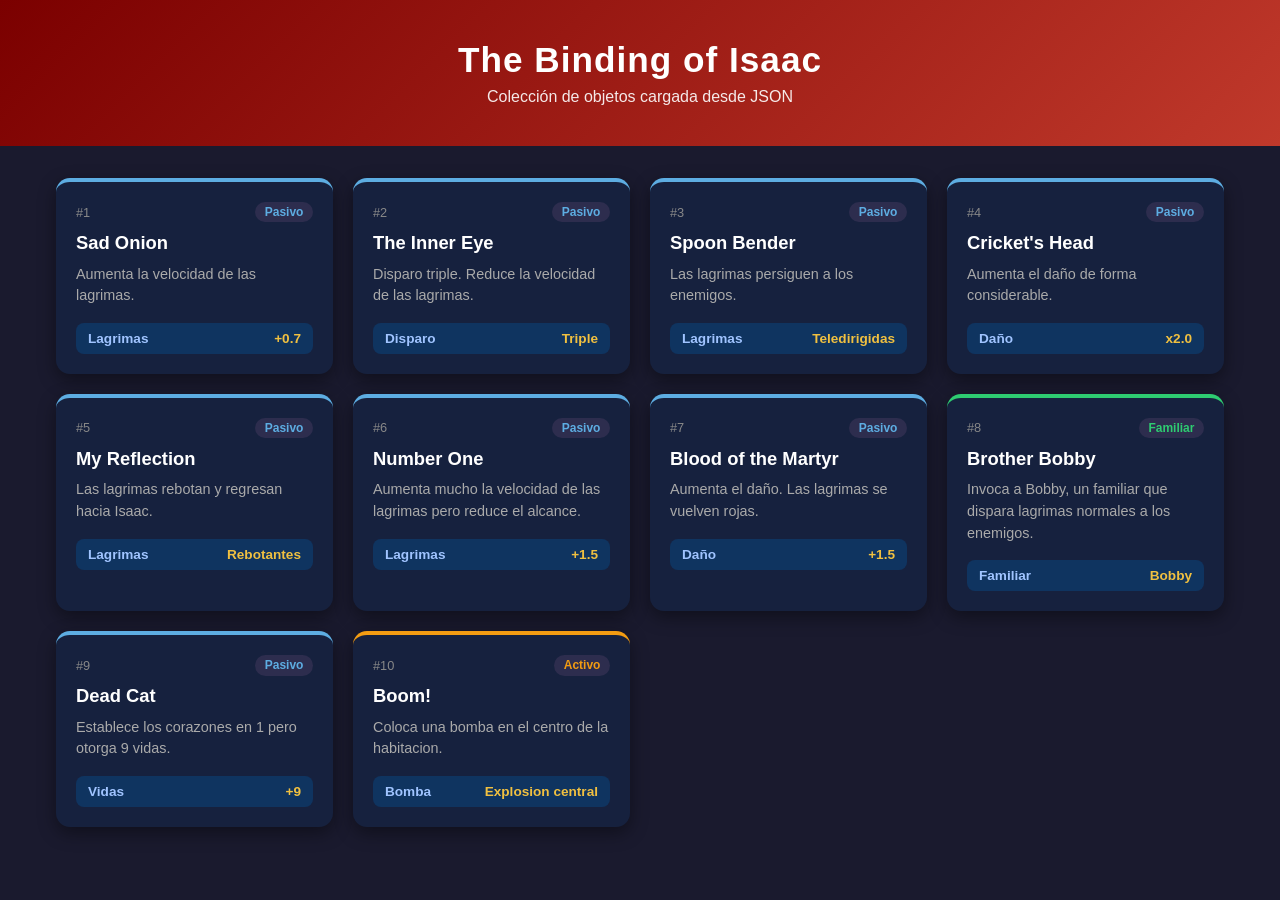
<file: js/index.html>
<!DOCTYPE html>
<html lang="es">
<head>
    <meta charset="UTF-8">
    <meta name="viewport" content="width=device-width, initial-scale=1.0">
    <title>The Binding of Isaac - Objetos</title>
    <link rel="stylesheet" href="styles.css">
    <script src="app.js" defer></script>
</head>
<body>
    <header>
        <h1>The Binding of Isaac</h1>
        <p>Colección de objetos cargada desde JSON</p>
    </header>

    <main>
        <section id="contenedor-objetos" class="grid-objetos">
            <p class="mensaje">Cargando objetos...</p>
        </section>
    </main>
</body>
</html>
</file>
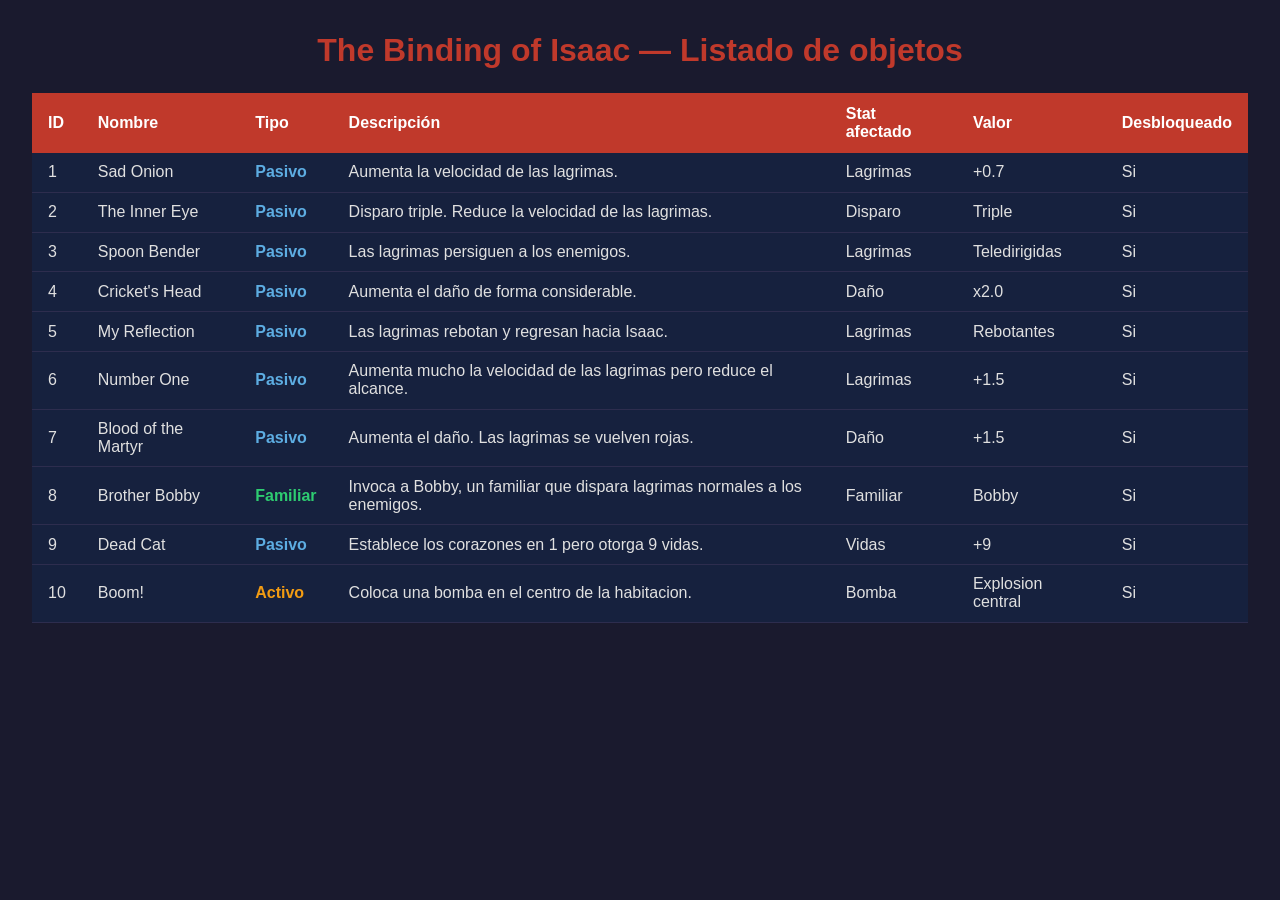
<file: xslt/objetos.html>
<html>
<head>
<meta charset="UTF-8">
<title>The Binding of Isaac - Objetos</title>
<style>
                    body {
                        font-family: Arial, sans-serif;
                        background-color: #1a1a2e;
                        color: #e0e0e0;
                        margin: 0;
                        padding: 2rem;
                    }
                    h1 {
                        text-align: center;
                        color: #c0392b;
                        font-size: 2rem;
                        margin-bottom: 1.5rem;
                    }
                    table {
                        width: 100%;
                        border-collapse: collapse;
                        background-color: #16213e;
                    }
                    th {
                        background-color: #c0392b;
                        color: white;
                        padding: 0.75rem 1rem;
                        text-align: left;
                    }
                    td {
                        padding: 0.65rem 1rem;
                        border-bottom: 1px solid #2d2d4e;
                    }
                    tr:hover td {
                        background-color: #0f3460;
                    }
                    .tipo-pasivo  { color: #5dade2; font-weight: bold; }
                    .tipo-activo  { color: #f39c12; font-weight: bold; }
                    .tipo-familiar { color: #2ecc71; font-weight: bold; }
                </style>
</head>
<body>
<h1>The Binding of Isaac — Listado de objetos</h1>
<table>
<tr>
<th>ID</th>
<th>Nombre</th>
<th>Tipo</th>
<th>Descripción</th>
<th>Stat afectado</th>
<th>Valor</th>
<th>Desbloqueado</th>
</tr>
<tr>
<td>1</td>
<td>Sad Onion</td>
<td><span class="tipo-pasivo">Pasivo</span></td>
<td>Aumenta la velocidad de las lagrimas.</td>
<td>Lagrimas</td>
<td>+0.7</td>
<td>Si</td>
</tr>
<tr>
<td>2</td>
<td>The Inner Eye</td>
<td><span class="tipo-pasivo">Pasivo</span></td>
<td>Disparo triple. Reduce la velocidad de las lagrimas.</td>
<td>Disparo</td>
<td>Triple</td>
<td>Si</td>
</tr>
<tr>
<td>3</td>
<td>Spoon Bender</td>
<td><span class="tipo-pasivo">Pasivo</span></td>
<td>Las lagrimas persiguen a los enemigos.</td>
<td>Lagrimas</td>
<td>Teledirigidas</td>
<td>Si</td>
</tr>
<tr>
<td>4</td>
<td>Cricket's Head</td>
<td><span class="tipo-pasivo">Pasivo</span></td>
<td>Aumenta el daño de forma considerable.</td>
<td>Daño</td>
<td>x2.0</td>
<td>Si</td>
</tr>
<tr>
<td>5</td>
<td>My Reflection</td>
<td><span class="tipo-pasivo">Pasivo</span></td>
<td>Las lagrimas rebotan y regresan hacia Isaac.</td>
<td>Lagrimas</td>
<td>Rebotantes</td>
<td>Si</td>
</tr>
<tr>
<td>6</td>
<td>Number One</td>
<td><span class="tipo-pasivo">Pasivo</span></td>
<td>Aumenta mucho la velocidad de las lagrimas pero reduce el alcance.</td>
<td>Lagrimas</td>
<td>+1.5</td>
<td>Si</td>
</tr>
<tr>
<td>7</td>
<td>Blood of the Martyr</td>
<td><span class="tipo-pasivo">Pasivo</span></td>
<td>Aumenta el daño. Las lagrimas se vuelven rojas.</td>
<td>Daño</td>
<td>+1.5</td>
<td>Si</td>
</tr>
<tr>
<td>8</td>
<td>Brother Bobby</td>
<td><span class="tipo-familiar">Familiar</span></td>
<td>Invoca a Bobby, un familiar que dispara lagrimas normales a los enemigos.</td>
<td>Familiar</td>
<td>Bobby</td>
<td>Si</td>
</tr>
<tr>
<td>9</td>
<td>Dead Cat</td>
<td><span class="tipo-pasivo">Pasivo</span></td>
<td>Establece los corazones en 1 pero otorga 9 vidas.</td>
<td>Vidas</td>
<td>+9</td>
<td>Si</td>
</tr>
<tr>
<td>10</td>
<td>Boom!</td>
<td><span class="tipo-activo">Activo</span></td>
<td>Coloca una bomba en el centro de la habitacion.</td>
<td>Bomba</td>
<td>Explosion central</td>
<td>Si</td>
</tr>
</table>
</body>
</html>
</file>
<file: js/styles.css>
* {
    box-sizing: border-box;
}

body {
    margin: 0;
    font-family: Arial, sans-serif;
    background-color: #1a1a2e;
    color: #e0e0e0;
}

header {
    background: linear-gradient(135deg, #7b0000, #c0392b);
    color: white;
    text-align: center;
    padding: 2.5rem 1rem;
}

header h1 {
    margin: 0 0 0.5rem 0;
    font-size: 2.2rem;
    letter-spacing: 1px;
}

header p {
    margin: 0;
    opacity: 0.9;
    font-size: 1rem;
}

main {
    max-width: 1200px;
    margin: 0 auto;
    padding: 2rem 1rem;
}

.grid-objetos {
    display: grid;
    grid-template-columns: repeat(auto-fit, minmax(260px, 1fr));
    gap: 1.25rem;
}

/* Tarjeta base */
.tarjeta-objeto {
    background-color: #16213e;
    border-radius: 14px;
    padding: 1.25rem;
    box-shadow: 0 6px 18px rgba(0, 0, 0, 0.4);
    transition: transform 0.2s ease, box-shadow 0.2s ease;
    border-top: 4px solid #555;
}

.tarjeta-objeto:hover {
    transform: translateY(-5px);
    box-shadow: 0 12px 28px rgba(0, 0, 0, 0.5);
}

/* Colores por tipo */
.tarjeta-objeto.tipo-pasivo  { border-top-color: #5dade2; }
.tarjeta-objeto.tipo-activo  { border-top-color: #f39c12; }
.tarjeta-objeto.tipo-familiar { border-top-color: #2ecc71; }

/* Cabecera de la tarjeta (ID + badge) */
.cabecera-tarjeta {
    display: flex;
    justify-content: space-between;
    align-items: center;
    margin-bottom: 0.6rem;
}

.id-objeto {
    font-size: 0.8rem;
    color: #888;
}

.badge-tipo {
    font-size: 0.75rem;
    font-weight: bold;
    padding: 0.2rem 0.6rem;
    border-radius: 20px;
    background-color: #2d2d4e;
}

.tipo-pasivo  .badge-tipo { color: #5dade2; }
.tipo-activo  .badge-tipo { color: #f39c12; }
.tipo-familiar .badge-tipo { color: #2ecc71; }

/* Nombre del objeto */
.tarjeta-objeto h2 {
    margin: 0 0 0.6rem 0;
    font-size: 1.15rem;
    color: #ffffff;
}

/* Descripción */
.descripcion {
    font-size: 0.9rem;
    color: #aaa;
    margin: 0 0 1rem 0;
    line-height: 1.5;
}

/* Efecto: stat + valor */
.efecto {
    display: flex;
    justify-content: space-between;
    background-color: #0f3460;
    border-radius: 8px;
    padding: 0.5rem 0.75rem;
    font-size: 0.85rem;
}

.stat {
    color: #a0c4ff;
    font-weight: bold;
}

.valor {
    color: #f0c040;
    font-weight: bold;
}

/* Mensaje de carga y error */
.mensaje,
.error {
    grid-column: 1 / -1;
    text-align: center;
    padding: 2rem;
    background-color: #16213e;
    border-radius: 12px;
    font-size: 1.1rem;
}

.error {
    color: #e74c3c;
    font-weight: bold;
}
</file>
